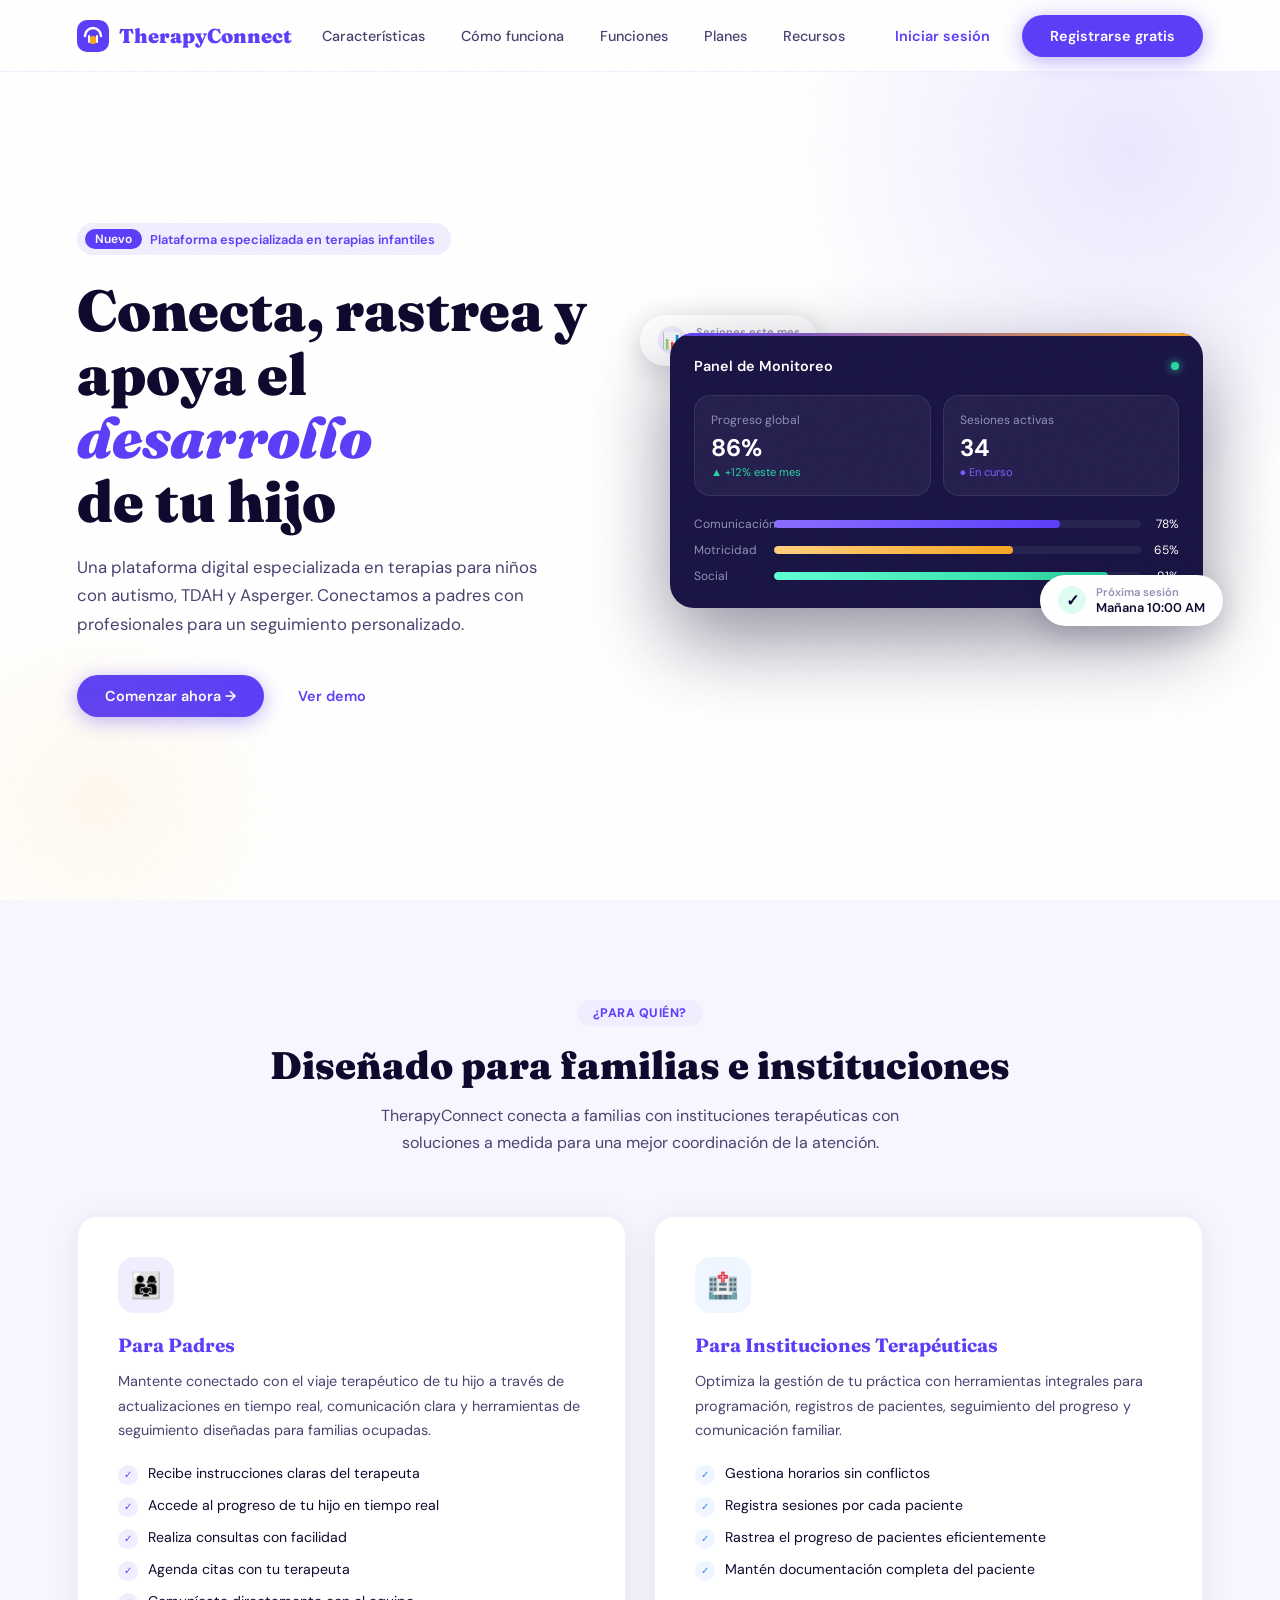
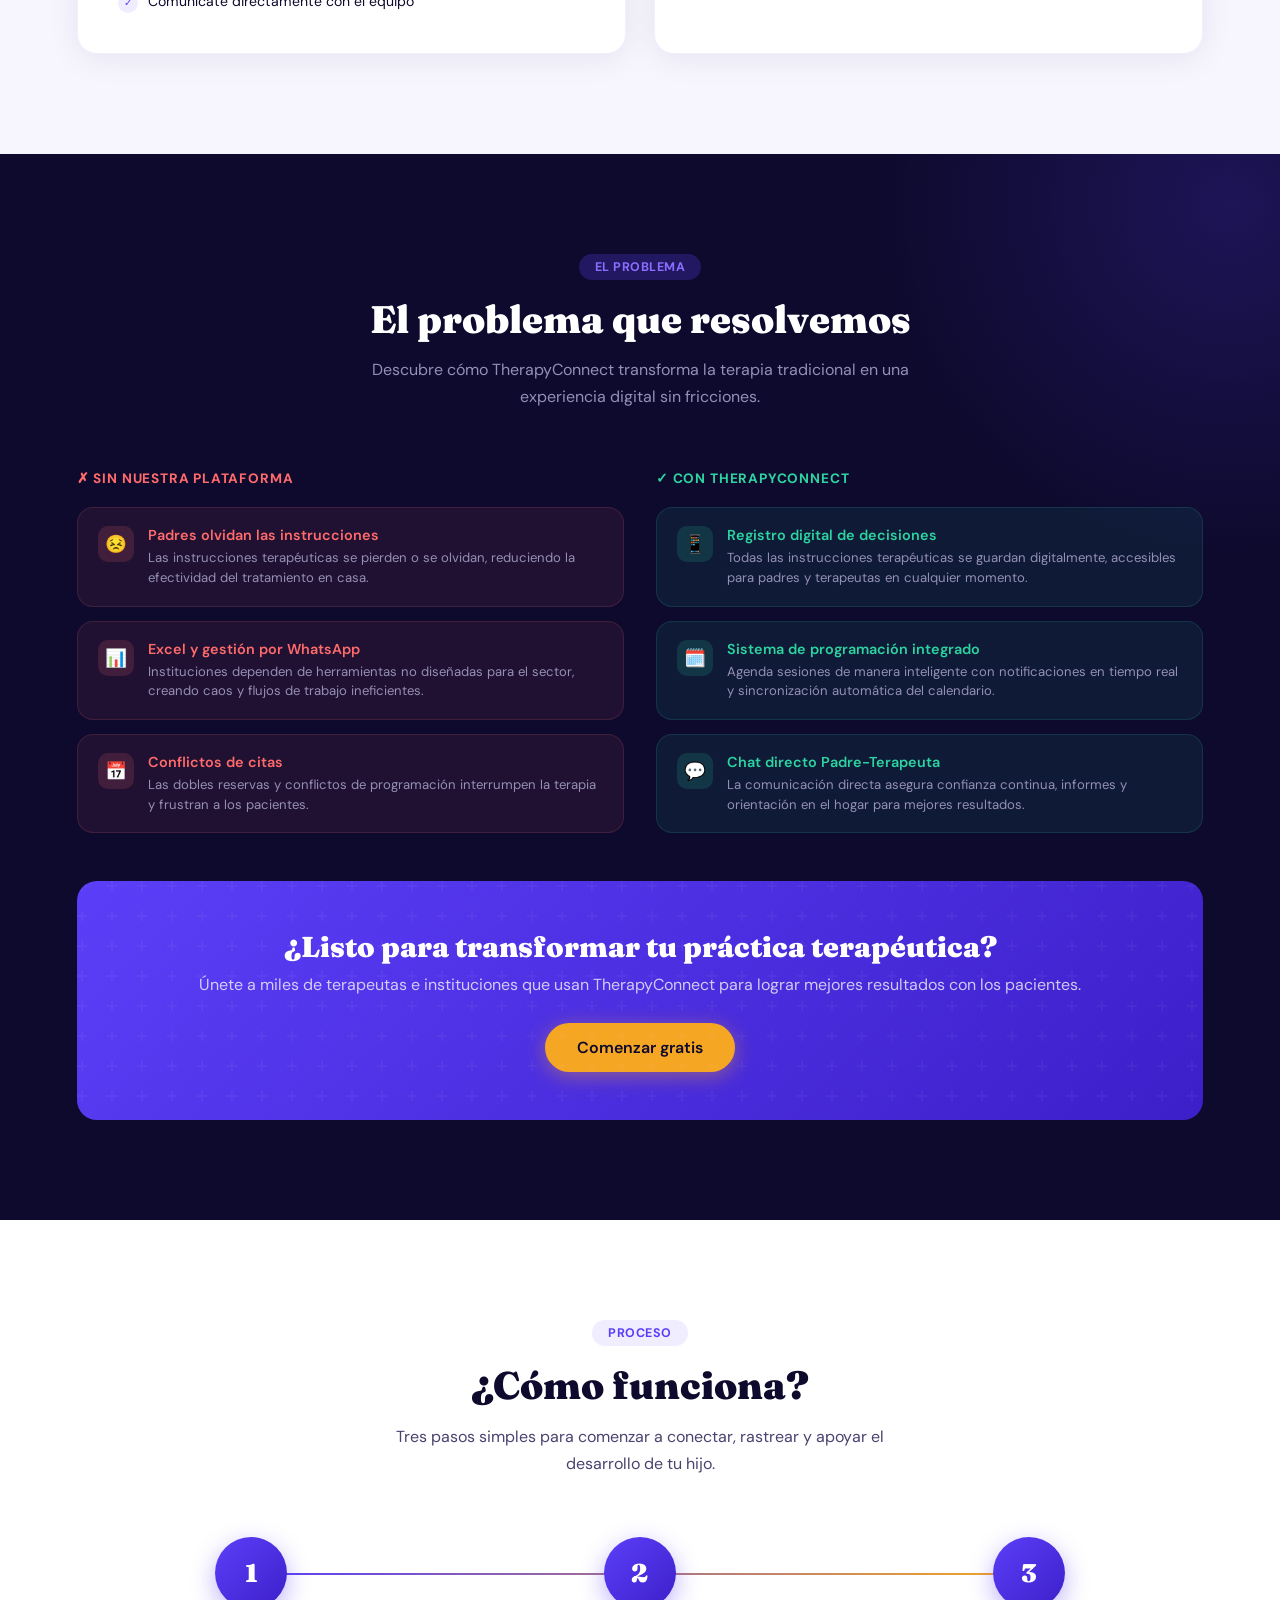
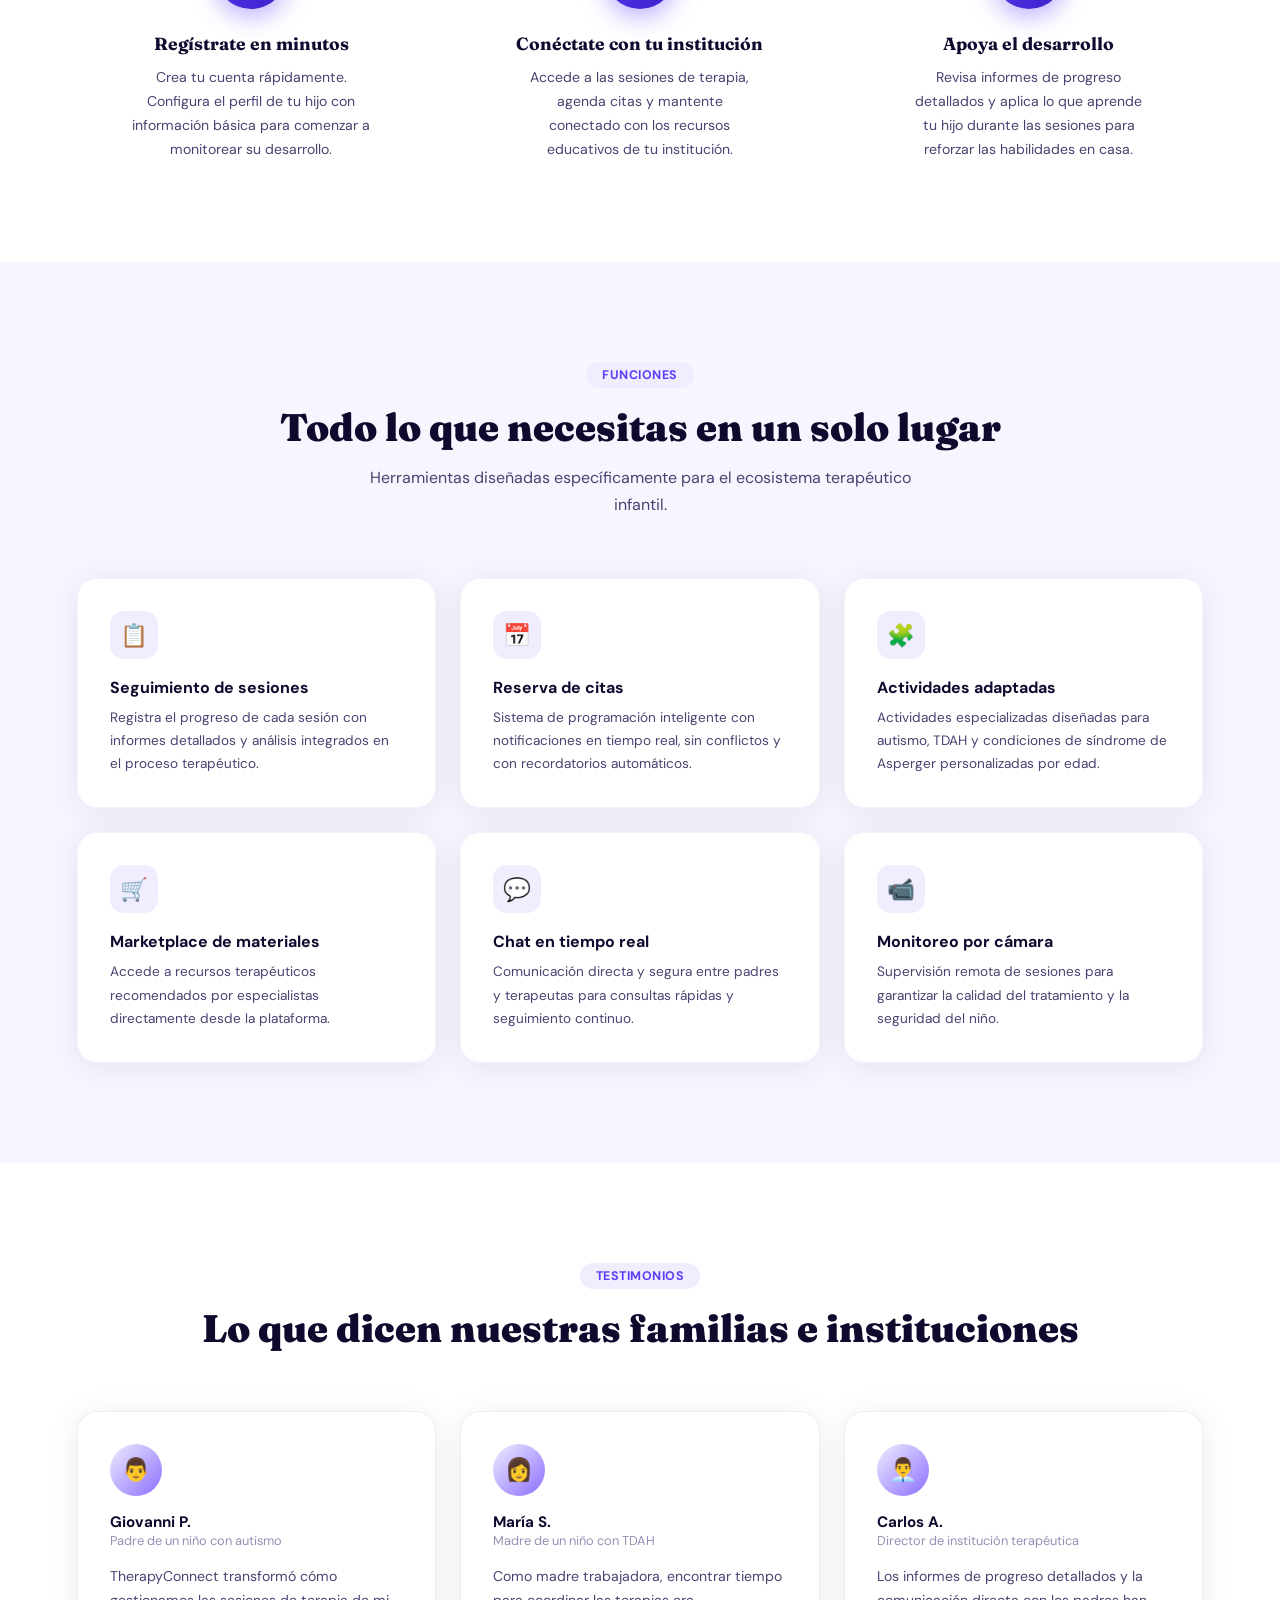
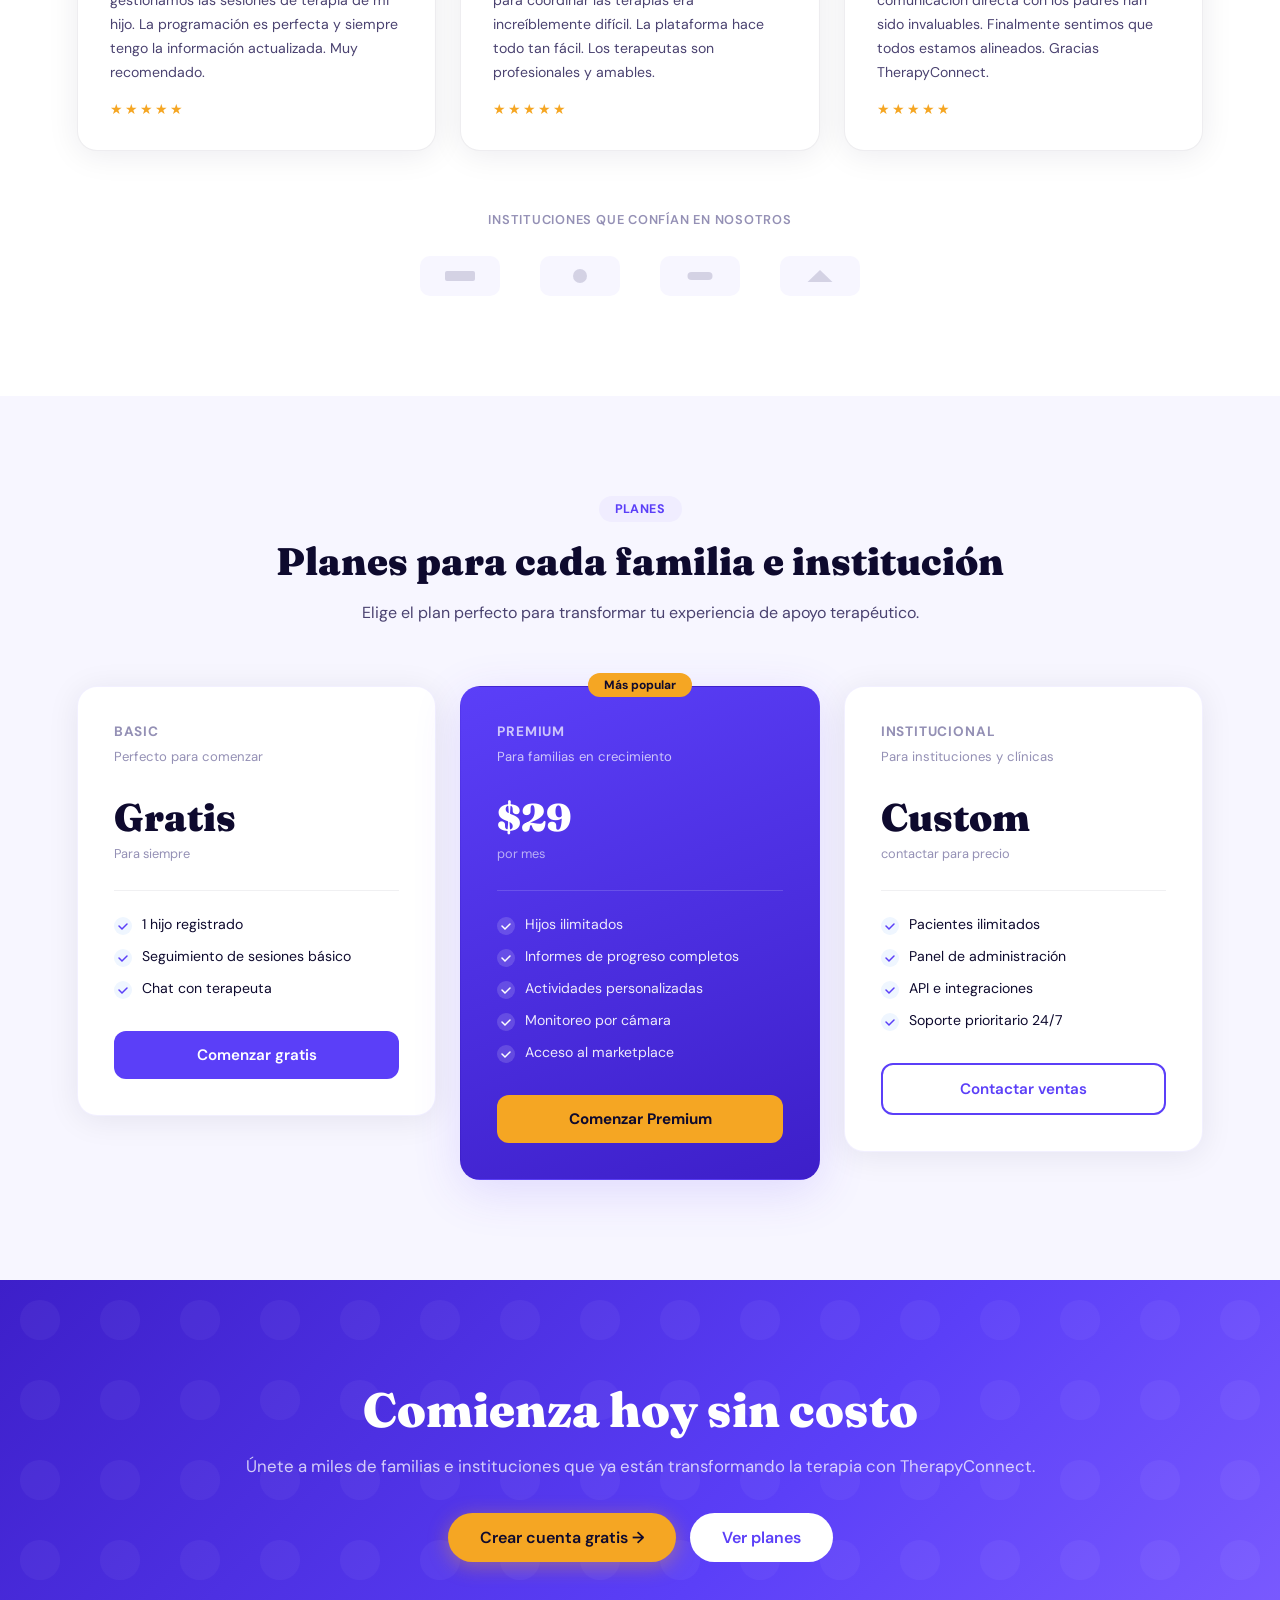
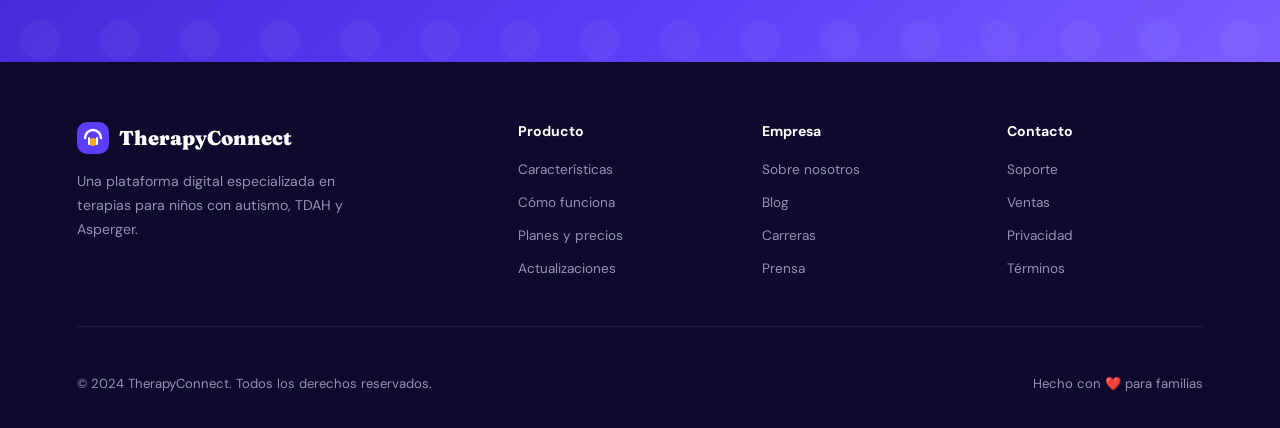
<file: docs/index.html>
<!DOCTYPE html>
<html lang="es">
<head>
<meta charset="UTF-8">
<meta name="viewport" content="width=device-width, initial-scale=1.0">
<title>TherapyConnect — Conecta, rastrea y apoya el desarrollo de tu hijo</title>
<link rel="preconnect" href="https://fonts.googleapis.com">
<link rel="preconnect" href="https://fonts.gstatic.com" crossorigin>
<link href="https://fonts.googleapis.com/css2?family=Fraunces:ital,wght@0,300;0,600;0,900;1,300&family=DM+Sans:wght@300;400;500;600&display=swap" rel="stylesheet">
<style>
  :root {
    --purple: #5B3FF8;
    --purple-dark: #3D1FC9;
    --purple-light: #8B6EFF;
    --purple-ultra-light: #F0EDFF;
    --gold: #F5A623;
    --gold-light: #FFD080;
    --dark: #0E0A2E;
    --dark-2: #1A1545;
    --mid: #4A4270;
    --muted: #9490B5;
    --light: #F7F6FF;
    --white: #FFFFFF;
    --green: #2DD4A0;
    --red-soft: #FF6B6B;
    --radius: 20px;
    --shadow: 0 12px 48px rgba(91,63,248,0.15);
    --shadow-card: 0 4px 32px rgba(14,10,46,0.08);
  }

  *, *::before, *::after { box-sizing: border-box; margin: 0; padding: 0; }

  html { scroll-behavior: smooth; }

  body {
    font-family: 'DM Sans', sans-serif;
    background: var(--white);
    color: var(--dark);
    overflow-x: hidden;
  }

  /* ── NOISE TEXTURE ── */
  body::before {
    content: '';
    position: fixed;
    inset: 0;
    background-image: url("data:image/svg+xml,%3Csvg viewBox='0 0 200 200' xmlns='http://www.w3.org/2000/svg'%3E%3Cfilter id='n'%3E%3CfeTurbulence type='fractalNoise' baseFrequency='0.85' numOctaves='4' stitchTiles='stitch'/%3E%3C/filter%3E%3Crect width='100%25' height='100%25' filter='url(%23n)' opacity='0.025'/%3E%3C/svg%3E");
    pointer-events: none;
    z-index: 9999;
    opacity: .4;
  }

  /* ── NAV ── */
  nav {
    position: fixed;
    top: 0; left: 0; right: 0;
    z-index: 100;
    display: flex;
    align-items: center;
    justify-content: space-between;
    padding: 0 6vw;
    height: 72px;
    background: rgba(255,255,255,0.85);
    backdrop-filter: blur(20px);
    border-bottom: 1px solid rgba(91,63,248,0.08);
  }

  .nav-logo {
    display: flex;
    align-items: center;
    gap: 10px;
    font-family: 'Fraunces', serif;
    font-weight: 900;
    font-size: 1.25rem;
    color: var(--purple);
    text-decoration: none;
  }

  .nav-logo svg { width: 32px; height: 32px; }

  .nav-links {
    display: flex;
    gap: 36px;
    list-style: none;
  }

  .nav-links a {
    text-decoration: none;
    color: var(--mid);
    font-size: 0.9rem;
    font-weight: 500;
    transition: color .2s;
  }

  .nav-links a:hover { color: var(--purple); }

  .nav-actions { display: flex; gap: 12px; align-items: center; }

  .btn {
    display: inline-flex;
    align-items: center;
    justify-content: center;
    gap: 8px;
    border: none;
    cursor: pointer;
    font-family: 'DM Sans', sans-serif;
    font-weight: 600;
    border-radius: 50px;
    transition: all .25s cubic-bezier(.4,0,.2,1);
    text-decoration: none;
  }

  .btn-ghost {
    background: transparent;
    color: var(--purple);
    padding: 10px 20px;
    font-size: 0.9rem;
  }

  .btn-ghost:hover { background: var(--purple-ultra-light); }

  .btn-primary {
    background: var(--purple);
    color: #fff;
    padding: 12px 28px;
    font-size: 0.9rem;
    box-shadow: 0 4px 20px rgba(91,63,248,.4);
  }

  .btn-primary:hover {
    background: var(--purple-dark);
    transform: translateY(-2px);
    box-shadow: 0 8px 30px rgba(91,63,248,.5);
  }

  .btn-gold {
    background: var(--gold);
    color: var(--dark);
    padding: 14px 32px;
    font-size: 1rem;
    box-shadow: 0 4px 20px rgba(245,166,35,.4);
  }

  .btn-gold:hover {
    background: #e09518;
    transform: translateY(-2px);
    box-shadow: 0 8px 30px rgba(245,166,35,.5);
  }

  .btn-white {
    background: #fff;
    color: var(--purple);
    padding: 14px 32px;
    font-size: 1rem;
  }

  .btn-white:hover { background: var(--purple-ultra-light); transform: translateY(-2px); }

  .btn-outline {
    background: transparent;
    color: var(--purple);
    border: 2px solid var(--purple);
    padding: 12px 28px;
    font-size: 0.9rem;
  }

  .btn-outline:hover { background: var(--purple); color: #fff; }

  /* ── HERO ── */
  .hero {
    min-height: 100vh;
    padding: 120px 6vw 80px;
    display: grid;
    grid-template-columns: 1fr 1fr;
    align-items: center;
    gap: 60px;
    position: relative;
    overflow: hidden;
  }

  .hero::before {
    content: '';
    position: absolute;
    top: -200px; right: -200px;
    width: 700px; height: 700px;
    border-radius: 50%;
    background: radial-gradient(circle, rgba(91,63,248,.12) 0%, transparent 70%);
    pointer-events: none;
  }

  .hero::after {
    content: '';
    position: absolute;
    bottom: -100px; left: -100px;
    width: 400px; height: 400px;
    border-radius: 50%;
    background: radial-gradient(circle, rgba(245,166,35,.08) 0%, transparent 70%);
    pointer-events: none;
  }

  .hero-badge {
    display: inline-flex;
    align-items: center;
    gap: 8px;
    background: var(--purple-ultra-light);
    color: var(--purple);
    padding: 6px 16px 6px 8px;
    border-radius: 50px;
    font-size: 0.8rem;
    font-weight: 600;
    margin-bottom: 24px;
    animation: fadeUp .6s ease both;
  }

  .hero-badge span {
    background: var(--purple);
    color: #fff;
    border-radius: 50px;
    padding: 2px 10px;
    font-size: 0.75rem;
  }

  .hero h1 {
    font-family: 'Fraunces', serif;
    font-size: clamp(2.4rem, 4.5vw, 3.8rem);
    font-weight: 900;
    line-height: 1.1;
    color: var(--dark);
    margin-bottom: 20px;
    animation: fadeUp .6s .1s ease both;
  }

  .hero h1 em {
    font-style: italic;
    color: var(--purple);
  }

  .hero p {
    font-size: 1.05rem;
    color: var(--mid);
    line-height: 1.7;
    max-width: 480px;
    margin-bottom: 36px;
    animation: fadeUp .6s .2s ease both;
  }

  .hero-actions {
    display: flex;
    gap: 14px;
    flex-wrap: wrap;
    animation: fadeUp .6s .3s ease both;
  }

  /* Dashboard mockup */
  .hero-visual {
    position: relative;
    animation: fadeUp .8s .2s ease both;
  }

  .dashboard-card {
    background: var(--dark-2);
    border-radius: 24px;
    padding: 24px;
    box-shadow: 0 32px 80px rgba(14,10,46,.45);
    position: relative;
    overflow: hidden;
  }

  .dashboard-card::before {
    content: '';
    position: absolute;
    top: 0; left: 0; right: 0;
    height: 3px;
    background: linear-gradient(90deg, var(--purple), var(--gold));
  }

  .dash-header {
    display: flex;
    align-items: center;
    justify-content: space-between;
    margin-bottom: 20px;
  }

  .dash-header h3 {
    color: #fff;
    font-size: 0.9rem;
    font-weight: 600;
  }

  .dash-dot { width: 8px; height: 8px; border-radius: 50%; background: var(--green); box-shadow: 0 0 8px var(--green); }

  .dash-stats {
    display: grid;
    grid-template-columns: 1fr 1fr;
    gap: 12px;
    margin-bottom: 20px;
  }

  .dash-stat {
    background: rgba(255,255,255,.05);
    border: 1px solid rgba(255,255,255,.08);
    border-radius: 16px;
    padding: 16px;
  }

  .dash-stat-label { color: var(--muted); font-size: 0.75rem; margin-bottom: 4px; }
  .dash-stat-val { color: #fff; font-size: 1.5rem; font-weight: 700; }
  .dash-stat-sub { color: var(--green); font-size: 0.7rem; margin-top: 2px; }

  .dash-bar-group { display: flex; flex-direction: column; gap: 10px; }

  .dash-bar-row { display: flex; align-items: center; gap: 10px; }
  .dash-bar-label { color: var(--muted); font-size: 0.75rem; width: 70px; flex-shrink: 0; }
  .dash-bar-track { flex: 1; height: 8px; background: rgba(255,255,255,.06); border-radius: 50px; overflow: hidden; }
  .dash-bar-fill { height: 100%; border-radius: 50px; }
  .dash-bar-fill.purple { background: linear-gradient(90deg, var(--purple-light), var(--purple)); }
  .dash-bar-fill.gold { background: linear-gradient(90deg, var(--gold-light), var(--gold)); }
  .dash-bar-fill.green { background: linear-gradient(90deg, #5fffd4, var(--green)); }
  .dash-bar-val { color: #fff; font-size: 0.75rem; width: 28px; text-align: right; }

  .floating-pill {
    position: absolute;
    background: #fff;
    border-radius: 50px;
    padding: 10px 18px;
    display: flex;
    align-items: center;
    gap: 10px;
    box-shadow: 0 8px 32px rgba(14,10,46,.2);
    font-size: 0.8rem;
    font-weight: 600;
    color: var(--dark);
    animation: float 4s ease-in-out infinite;
  }

  .floating-pill.top-left { top: -18px; left: -30px; animation-delay: 0s; }
  .floating-pill.bot-right { bottom: -18px; right: -20px; animation-delay: 2s; }

  .pill-icon { width: 28px; height: 28px; border-radius: 50%; display: flex; align-items: center; justify-content: center; font-size: 1rem; }
  .pill-icon.purple { background: var(--purple-ultra-light); }
  .pill-icon.green { background: #e0fdf4; }

  @keyframes float {
    0%, 100% { transform: translateY(0); }
    50% { transform: translateY(-8px); }
  }

  @keyframes fadeUp {
    from { opacity: 0; transform: translateY(30px); }
    to { opacity: 1; transform: translateY(0); }
  }

  /* ── SECTION COMMONS ── */
  section { padding: 100px 6vw; }

  .section-tag {
    display: inline-block;
    background: var(--purple-ultra-light);
    color: var(--purple);
    padding: 5px 16px;
    border-radius: 50px;
    font-size: 0.78rem;
    font-weight: 700;
    letter-spacing: .04em;
    text-transform: uppercase;
    margin-bottom: 16px;
  }

  .section-title {
    font-family: 'Fraunces', serif;
    font-size: clamp(1.8rem, 3vw, 2.8rem);
    font-weight: 900;
    color: var(--dark);
    margin-bottom: 14px;
    line-height: 1.2;
  }

  .section-sub {
    color: var(--mid);
    font-size: 1rem;
    line-height: 1.7;
    max-width: 560px;
  }

  .section-header { margin-bottom: 60px; }
  .section-header.center { text-align: center; }
  .section-header.center .section-sub { margin: 0 auto; }

  /* ── WHO IS IT FOR ── */
  .for-section { background: var(--light); }

  .for-cards {
    display: grid;
    grid-template-columns: 1fr 1fr;
    gap: 28px;
  }

  .for-card {
    background: #fff;
    border-radius: var(--radius);
    padding: 40px;
    border: 1px solid rgba(91,63,248,.08);
    box-shadow: var(--shadow-card);
    transition: transform .3s, box-shadow .3s;
  }

  .for-card:hover { transform: translateY(-6px); box-shadow: var(--shadow); }

  .for-card-icon {
    width: 56px; height: 56px;
    border-radius: 16px;
    display: flex; align-items: center; justify-content: center;
    font-size: 1.6rem;
    margin-bottom: 20px;
  }

  .for-card-icon.purple { background: var(--purple-ultra-light); }
  .for-card-icon.blue { background: #EFF6FF; }

  .for-card h3 {
    font-family: 'Fraunces', serif;
    font-weight: 700;
    font-size: 1.2rem;
    color: var(--purple);
    margin-bottom: 12px;
  }

  .for-card p { color: var(--mid); font-size: 0.9rem; line-height: 1.7; margin-bottom: 20px; }

  .for-checklist { list-style: none; display: flex; flex-direction: column; gap: 10px; }

  .for-checklist li {
    display: flex;
    align-items: flex-start;
    gap: 10px;
    font-size: 0.88rem;
    color: var(--dark);
    line-height: 1.5;
  }

  .check-icon {
    width: 20px; height: 20px; border-radius: 50%;
    background: var(--purple-ultra-light);
    color: var(--purple);
    display: flex; align-items: center; justify-content: center;
    flex-shrink: 0;
    font-size: 0.65rem;
    margin-top: 2px;
  }

  /* ── PROBLEM ── */
  .problem-section { background: var(--dark); position: relative; overflow: hidden; }

  .problem-section::before {
    content: '';
    position: absolute;
    top: -300px; right: -300px;
    width: 700px; height: 700px;
    border-radius: 50%;
    background: radial-gradient(circle, rgba(91,63,248,.2) 0%, transparent 70%);
  }

  .problem-section .section-title { color: #fff; }
  .problem-section .section-sub { color: var(--muted); }
  .problem-section .section-tag { background: rgba(91,63,248,.25); color: var(--purple-light); }

  .problem-grid {
    display: grid;
    grid-template-columns: 1fr 1fr;
    gap: 32px;
    align-items: start;
  }

  .problem-col-title {
    font-weight: 700;
    font-size: 0.85rem;
    letter-spacing: .06em;
    text-transform: uppercase;
    margin-bottom: 20px;
    display: flex;
    align-items: center;
    gap: 8px;
  }

  .problem-col-title.bad { color: #FF6B6B; }
  .problem-col-title.good { color: var(--green); }

  .problem-items { display: flex; flex-direction: column; gap: 14px; }

  .problem-item {
    border-radius: 16px;
    padding: 18px 20px;
    display: flex;
    align-items: flex-start;
    gap: 14px;
  }

  .problem-item.bad { background: rgba(255,107,107,.08); border: 1px solid rgba(255,107,107,.15); }
  .problem-item.good { background: rgba(45,212,160,.08); border: 1px solid rgba(45,212,160,.15); }

  .problem-item-icon {
    width: 36px; height: 36px; border-radius: 10px;
    display: flex; align-items: center; justify-content: center;
    font-size: 1.1rem; flex-shrink: 0;
  }

  .problem-item.bad .problem-item-icon { background: rgba(255,107,107,.15); }
  .problem-item.good .problem-item-icon { background: rgba(45,212,160,.15); }

  .problem-item h4 { font-size: 0.9rem; font-weight: 600; margin-bottom: 4px; }
  .problem-item.bad h4 { color: #FF6B6B; }
  .problem-item.good h4 { color: var(--green); }
  .problem-item p { font-size: 0.82rem; color: var(--muted); line-height: 1.5; }

  /* CTA Banner inside problem */
  .problem-cta {
    margin-top: 48px;
    background: linear-gradient(135deg, var(--purple), var(--purple-dark));
    border-radius: var(--radius);
    padding: 48px;
    text-align: center;
    position: relative;
    overflow: hidden;
  }

  .problem-cta::before {
    content: '';
    position: absolute;
    inset: 0;
    background: url("data:image/svg+xml,%3Csvg width='60' height='60' viewBox='0 0 60 60' xmlns='http://www.w3.org/2000/svg'%3E%3Cg fill='none' fill-rule='evenodd'%3E%3Cg fill='%23ffffff' fill-opacity='0.04'%3E%3Cpath d='M36 34v-4h-2v4h-4v2h4v4h2v-4h4v-2h-4zm0-30V0h-2v4h-4v2h4v4h2V6h4V4h-4zM6 34v-4H4v4H0v2h4v4h2v-4h4v-2H6zM6 4V0H4v4H0v2h4v4h2V6h4V4H6z'/%3E%3C/g%3E%3C/g%3E%3C/svg%3E");
  }

  .problem-cta h3 {
    font-family: 'Fraunces', serif;
    font-size: 1.8rem;
    font-weight: 900;
    color: #fff;
    margin-bottom: 10px;
    position: relative;
  }

  .problem-cta p { color: rgba(255,255,255,.75); margin-bottom: 28px; position: relative; }

  /* ── HOW IT WORKS ── */
  .how-section { background: var(--white); }

  .steps {
    display: grid;
    grid-template-columns: repeat(3, 1fr);
    gap: 40px;
    position: relative;
  }

  .steps::before {
    content: '';
    position: absolute;
    top: 36px;
    left: 16.66%;
    right: 16.66%;
    height: 2px;
    background: linear-gradient(90deg, var(--purple), var(--gold));
  }

  .step { text-align: center; position: relative; }

  .step-number {
    width: 72px; height: 72px;
    border-radius: 50%;
    background: linear-gradient(135deg, var(--purple), var(--purple-dark));
    color: #fff;
    font-family: 'Fraunces', serif;
    font-size: 1.6rem;
    font-weight: 900;
    display: flex; align-items: center; justify-content: center;
    margin: 0 auto 24px;
    position: relative;
    z-index: 1;
    box-shadow: 0 8px 24px rgba(91,63,248,.4);
  }

  .step h3 {
    font-family: 'Fraunces', serif;
    font-weight: 700;
    font-size: 1.1rem;
    color: var(--dark);
    margin-bottom: 12px;
  }

  .step p { color: var(--mid); font-size: 0.88rem; line-height: 1.7; max-width: 240px; margin: 0 auto; }

  /* ── FEATURES ── */
  .features-section { background: var(--light); }

  .features-grid {
    display: grid;
    grid-template-columns: repeat(3, 1fr);
    gap: 24px;
  }

  .feature-card {
    background: #fff;
    border-radius: var(--radius);
    padding: 32px;
    border: 1px solid rgba(91,63,248,.06);
    box-shadow: var(--shadow-card);
    transition: all .3s;
  }

  .feature-card:hover { transform: translateY(-4px); box-shadow: var(--shadow); border-color: rgba(91,63,248,.15); }

  .feature-icon {
    width: 48px; height: 48px;
    border-radius: 14px;
    background: var(--purple-ultra-light);
    display: flex; align-items: center; justify-content: center;
    font-size: 1.4rem;
    margin-bottom: 18px;
  }

  .feature-card h3 { font-weight: 700; font-size: 1rem; color: var(--dark); margin-bottom: 8px; }
  .feature-card p { color: var(--mid); font-size: 0.85rem; line-height: 1.7; }

  /* ── TESTIMONIALS ── */
  .testimonials-section { background: var(--white); }

  .testimonials-grid {
    display: grid;
    grid-template-columns: repeat(3, 1fr);
    gap: 24px;
    margin-bottom: 60px;
  }

  .testimonial-card {
    background: #fff;
    border-radius: var(--radius);
    padding: 32px;
    border: 1px solid rgba(14,10,46,.07);
    box-shadow: var(--shadow-card);
    transition: transform .3s;
  }

  .testimonial-card:hover { transform: translateY(-4px); }

  .testimonial-avatar {
    width: 52px; height: 52px;
    border-radius: 50%;
    background: linear-gradient(135deg, var(--purple-ultra-light), var(--purple-light));
    display: flex; align-items: center; justify-content: center;
    font-size: 1.4rem;
    margin-bottom: 16px;
  }

  .testimonial-name { font-weight: 700; font-size: 0.95rem; color: var(--dark); }
  .testimonial-role { color: var(--muted); font-size: 0.8rem; margin-bottom: 16px; }
  .testimonial-text { color: var(--mid); font-size: 0.88rem; line-height: 1.7; margin-bottom: 16px; }

  .stars { color: var(--gold); font-size: 0.9rem; letter-spacing: 2px; }

  .trust-logos {
    text-align: center;
  }

  .trust-label {
    color: var(--muted);
    font-size: 0.8rem;
    font-weight: 600;
    letter-spacing: .06em;
    text-transform: uppercase;
    margin-bottom: 28px;
  }

  .trust-row {
    display: flex;
    justify-content: center;
    align-items: center;
    gap: 40px;
    flex-wrap: wrap;
  }

  .trust-logo {
    width: 80px; height: 40px;
    background: var(--light);
    border-radius: 10px;
    display: flex; align-items: center; justify-content: center;
  }

  .trust-logo svg { width: 40px; height: 20px; opacity: .35; }

  /* ── PRICING ── */
  .pricing-section { background: var(--light); }

  .pricing-grid {
    display: grid;
    grid-template-columns: repeat(3, 1fr);
    gap: 24px;
    align-items: start;
  }

  .pricing-card {
    background: #fff;
    border-radius: var(--radius);
    padding: 36px;
    border: 1px solid rgba(91,63,248,.08);
    box-shadow: var(--shadow-card);
    position: relative;
    transition: transform .3s;
  }

  .pricing-card:hover { transform: translateY(-4px); }

  .pricing-card.featured {
    background: linear-gradient(160deg, var(--purple), var(--purple-dark));
    border-color: transparent;
    box-shadow: var(--shadow);
  }

  .pricing-badge {
    position: absolute;
    top: -14px; left: 50%; transform: translateX(-50%);
    background: var(--gold);
    color: var(--dark);
    font-size: 0.75rem;
    font-weight: 700;
    padding: 4px 16px;
    border-radius: 50px;
    white-space: nowrap;
  }

  .pricing-plan { font-size: 0.85rem; font-weight: 700; text-transform: uppercase; letter-spacing: .06em; margin-bottom: 8px; }
  .pricing-card.featured .pricing-plan { color: rgba(255,255,255,.7); }
  .pricing-card:not(.featured) .pricing-plan { color: var(--muted); }

  .pricing-desc { font-size: 0.82rem; margin-bottom: 28px; }
  .pricing-card.featured .pricing-desc { color: rgba(255,255,255,.7); }
  .pricing-card:not(.featured) .pricing-desc { color: var(--muted); }

  .pricing-price {
    font-family: 'Fraunces', serif;
    font-size: 2.4rem;
    font-weight: 900;
    margin-bottom: 4px;
  }

  .pricing-card.featured .pricing-price { color: #fff; }
  .pricing-card:not(.featured) .pricing-price { color: var(--dark); }

  .pricing-period { font-size: 0.8rem; margin-bottom: 28px; }
  .pricing-card.featured .pricing-period { color: rgba(255,255,255,.6); }
  .pricing-card:not(.featured) .pricing-period { color: var(--muted); }

  .pricing-divider { height: 1px; margin: 0 0 24px; }
  .pricing-card.featured .pricing-divider { background: rgba(255,255,255,.15); }
  .pricing-card:not(.featured) .pricing-divider { background: rgba(14,10,46,.06); }

  .pricing-features { list-style: none; display: flex; flex-direction: column; gap: 12px; margin-bottom: 32px; }

  .pricing-features li {
    display: flex; align-items: flex-start; gap: 10px;
    font-size: 0.88rem;
  }

  .pricing-card.featured .pricing-features li { color: rgba(255,255,255,.9); }
  .pricing-card:not(.featured) .pricing-features li { color: var(--dark); }

  .pricing-check { flex-shrink: 0; margin-top: 2px; }

  .btn-pricing-primary {
    width: 100%;
    background: var(--purple);
    color: #fff;
    padding: 14px 0;
    font-size: 0.95rem;
    border-radius: 12px;
    border: none;
    font-family: 'DM Sans', sans-serif;
    font-weight: 600;
    cursor: pointer;
    transition: all .25s;
  }

  .btn-pricing-primary:hover { background: var(--purple-dark); transform: translateY(-2px); }

  .btn-pricing-featured {
    width: 100%;
    background: var(--gold);
    color: var(--dark);
    padding: 14px 0;
    font-size: 0.95rem;
    border-radius: 12px;
    border: none;
    font-family: 'DM Sans', sans-serif;
    font-weight: 700;
    cursor: pointer;
    transition: all .25s;
  }

  .btn-pricing-featured:hover { background: #e09518; transform: translateY(-2px); }

  .btn-pricing-outline {
    width: 100%;
    background: transparent;
    color: var(--purple);
    padding: 14px 0;
    font-size: 0.95rem;
    border-radius: 12px;
    border: 2px solid var(--purple);
    font-family: 'DM Sans', sans-serif;
    font-weight: 600;
    cursor: pointer;
    transition: all .25s;
  }

  .btn-pricing-outline:hover { background: var(--purple); color: #fff; }

  /* ── FINAL CTA ── */
  .final-cta {
    background: linear-gradient(135deg, var(--purple-dark) 0%, var(--purple) 60%, #7C5CFF 100%);
    padding: 100px 6vw;
    text-align: center;
    position: relative;
    overflow: hidden;
  }

  .final-cta::before {
    content: '';
    position: absolute;
    inset: 0;
    background: url("data:image/svg+xml,%3Csvg width='80' height='80' viewBox='0 0 80 80' xmlns='http://www.w3.org/2000/svg'%3E%3Cg fill='none' fill-rule='evenodd'%3E%3Cg fill='%23ffffff' fill-opacity='0.04'%3E%3Ccircle cx='40' cy='40' r='20'/%3E%3C/g%3E%3C/g%3E%3C/svg%3E");
  }

  .final-cta h2 {
    font-family: 'Fraunces', serif;
    font-size: clamp(2rem, 4vw, 3rem);
    font-weight: 900;
    color: #fff;
    margin-bottom: 16px;
    position: relative;
  }

  .final-cta p { color: rgba(255,255,255,.75); font-size: 1.05rem; margin-bottom: 36px; position: relative; }

  .final-cta-actions { display: flex; gap: 14px; justify-content: center; flex-wrap: wrap; position: relative; }

  /* ── FOOTER ── */
  footer {
    background: var(--dark);
    padding: 60px 6vw 36px;
  }

  .footer-top {
    display: grid;
    grid-template-columns: 2fr 1fr 1fr 1fr;
    gap: 48px;
    margin-bottom: 48px;
    padding-bottom: 48px;
    border-bottom: 1px solid rgba(255,255,255,.08);
  }

  .footer-brand .nav-logo { color: #fff; margin-bottom: 16px; display: inline-flex; }
  .footer-brand p { color: var(--muted); font-size: 0.88rem; line-height: 1.7; max-width: 280px; }

  .footer-col h4 { color: #fff; font-weight: 700; font-size: 0.88rem; margin-bottom: 18px; }

  .footer-col ul { list-style: none; display: flex; flex-direction: column; gap: 12px; }
  .footer-col ul a { text-decoration: none; color: var(--muted); font-size: 0.85rem; transition: color .2s; }
  .footer-col ul a:hover { color: #fff; }

  .footer-bottom {
    display: flex;
    justify-content: space-between;
    align-items: center;
    color: var(--muted);
    font-size: 0.82rem;
  }

  /* ── SCROLL REVEAL ── */
  .reveal { opacity: 0; transform: translateY(28px); transition: opacity .7s ease, transform .7s ease; }
  .reveal.visible { opacity: 1; transform: translateY(0); }
  .reveal-delay-1 { transition-delay: .1s; }
  .reveal-delay-2 { transition-delay: .2s; }
  .reveal-delay-3 { transition-delay: .3s; }

  /* ── RESPONSIVE ── */
  @media (max-width: 960px) {
    .hero { grid-template-columns: 1fr; text-align: center; }
    .hero p { margin: 0 auto 36px; }
    .hero-actions { justify-content: center; }
    .hero-visual { max-width: 480px; margin: 0 auto; }
    .for-cards, .problem-grid, .testimonials-grid, .pricing-grid { grid-template-columns: 1fr; }
    .steps { grid-template-columns: 1fr; }
    .steps::before { display: none; }
    .features-grid { grid-template-columns: 1fr 1fr; }
    .footer-top { grid-template-columns: 1fr 1fr; }
    .nav-links { display: none; }
  }

  @media (max-width: 600px) {
    .features-grid { grid-template-columns: 1fr; }
    .footer-top { grid-template-columns: 1fr; }
    .problem-cta { padding: 32px 24px; }
  }
</style>
</head>
<body>

<!-- ═══════════════════════ NAV ═══════════════════════ -->
<nav>
  <a href="#" class="nav-logo">
    <svg viewBox="0 0 32 32" fill="none">
      <rect width="32" height="32" rx="10" fill="#5B3FF8"/>
      <path d="M8 16c0-4.4 3.6-8 8-8s8 3.6 8 8" stroke="#fff" stroke-width="2.5" stroke-linecap="round"/>
      <circle cx="16" cy="20" r="4" fill="#F5A623"/>
      <path d="M12 16v6" stroke="#fff" stroke-width="2" stroke-linecap="round"/>
      <path d="M20 16v6" stroke="#fff" stroke-width="2" stroke-linecap="round"/>
    </svg>
    TherapyConnect
  </a>
  <ul class="nav-links">
    <li><a href="#for">Características</a></li>
    <li><a href="#how">Cómo funciona</a></li>
    <li><a href="#features">Funciones</a></li>
    <li><a href="#pricing">Planes</a></li>
    <li><a href="#resources">Recursos</a></li>
  </ul>
  <div class="nav-actions">
    <a href="#" class="btn btn-ghost">Iniciar sesión</a>
    <a href="#" class="btn btn-primary">Registrarse gratis</a>
  </div>
</nav>

<!-- ═══════════════════════ HERO ═══════════════════════ -->
<section class="hero" id="hero">
  <div class="hero-content">
    <div class="hero-badge">
      <span>Nuevo</span>
      Plataforma especializada en terapias infantiles
    </div>
    <h1>Conecta, rastrea y<br>apoya el <em>desarrollo</em><br>de tu hijo</h1>
    <p>Una plataforma digital especializada en terapias para niños con autismo, TDAH y Asperger. Conectamos a padres con profesionales para un seguimiento personalizado.</p>
    <div class="hero-actions">
      <a href="#" class="btn btn-primary">Comenzar ahora →</a>
      <a href="#" class="btn btn-ghost">Ver demo</a>
    </div>
  </div>

  <div class="hero-visual">
    <div class="floating-pill top-left">
      <div class="pill-icon purple">📊</div>
      <div>
        <div style="font-size:.7rem;color:#9490B5;">Sesiones este mes</div>
        <div>24 completadas</div>
      </div>
    </div>

    <div class="dashboard-card">
      <div class="dash-header">
        <h3>Panel de Monitoreo</h3>
        <div class="dash-dot"></div>
      </div>
      <div class="dash-stats">
        <div class="dash-stat">
          <div class="dash-stat-label">Progreso global</div>
          <div class="dash-stat-val">86%</div>
          <div class="dash-stat-sub">▲ +12% este mes</div>
        </div>
        <div class="dash-stat">
          <div class="dash-stat-label">Sesiones activas</div>
          <div class="dash-stat-val">34</div>
          <div class="dash-stat-sub" style="color:#7C5CFF;">● En curso</div>
        </div>
      </div>
      <div class="dash-bar-group">
        <div class="dash-bar-row">
          <span class="dash-bar-label">Comunicación</span>
          <div class="dash-bar-track"><div class="dash-bar-fill purple" style="width:78%"></div></div>
          <span class="dash-bar-val">78%</span>
        </div>
        <div class="dash-bar-row">
          <span class="dash-bar-label">Motricidad</span>
          <div class="dash-bar-track"><div class="dash-bar-fill gold" style="width:65%"></div></div>
          <span class="dash-bar-val">65%</span>
        </div>
        <div class="dash-bar-row">
          <span class="dash-bar-label">Social</span>
          <div class="dash-bar-track"><div class="dash-bar-fill green" style="width:91%"></div></div>
          <span class="dash-bar-val">91%</span>
        </div>
      </div>
    </div>

    <div class="floating-pill bot-right">
      <div class="pill-icon green">✓</div>
      <div>
        <div style="font-size:.7rem;color:#9490B5;">Próxima sesión</div>
        <div>Mañana 10:00 AM</div>
      </div>
    </div>
  </div>
</section>

<!-- ═══════════════════════ WHO IS IT FOR ═══════════════════════ -->
<section class="for-section" id="for">
  <div class="section-header center reveal">
    <div class="section-tag">¿Para quién?</div>
    <h2 class="section-title">Diseñado para familias e instituciones</h2>
    <p class="section-sub">TherapyConnect conecta a familias con instituciones terapéuticas con soluciones a medida para una mejor coordinación de la atención.</p>
  </div>
  <div class="for-cards">
    <div class="for-card reveal">
      <div class="for-card-icon purple">👨‍👩‍👧</div>
      <h3>Para Padres</h3>
      <p>Mantente conectado con el viaje terapéutico de tu hijo a través de actualizaciones en tiempo real, comunicación clara y herramientas de seguimiento diseñadas para familias ocupadas.</p>
      <ul class="for-checklist">
        <li>
          <div class="check-icon">✓</div>
          Recibe instrucciones claras del terapeuta
        </li>
        <li>
          <div class="check-icon">✓</div>
          Accede al progreso de tu hijo en tiempo real
        </li>
        <li>
          <div class="check-icon">✓</div>
          Realiza consultas con facilidad
        </li>
        <li>
          <div class="check-icon">✓</div>
          Agenda citas con tu terapeuta
        </li>
        <li>
          <div class="check-icon">✓</div>
          Comunícate directamente con el equipo
        </li>
      </ul>
    </div>
    <div class="for-card reveal reveal-delay-2">
      <div class="for-card-icon blue">🏥</div>
      <h3>Para Instituciones Terapéuticas</h3>
      <p>Optimiza la gestión de tu práctica con herramientas integrales para programación, registros de pacientes, seguimiento del progreso y comunicación familiar.</p>
      <ul class="for-checklist">
        <li>
          <div class="check-icon" style="background:#EFF6FF;color:#3B82F6;">✓</div>
          Gestiona horarios sin conflictos
        </li>
        <li>
          <div class="check-icon" style="background:#EFF6FF;color:#3B82F6;">✓</div>
          Registra sesiones por cada paciente
        </li>
        <li>
          <div class="check-icon" style="background:#EFF6FF;color:#3B82F6;">✓</div>
          Rastrea el progreso de pacientes eficientemente
        </li>
        <li>
          <div class="check-icon" style="background:#EFF6FF;color:#3B82F6;">✓</div>
          Mantén documentación completa del paciente
        </li>
      </ul>
    </div>
  </div>
</section>

<!-- ═══════════════════════ PROBLEM ═══════════════════════ -->
<section class="problem-section" id="problem">
  <div class="section-header center reveal">
    <div class="section-tag">El Problema</div>
    <h2 class="section-title">El problema que resolvemos</h2>
    <p class="section-sub">Descubre cómo TherapyConnect transforma la terapia tradicional en una experiencia digital sin fricciones.</p>
  </div>
  <div class="problem-grid">
    <div class="reveal">
      <div class="problem-col-title bad">✗ Sin nuestra plataforma</div>
      <div class="problem-items">
        <div class="problem-item bad">
          <div class="problem-item-icon">😣</div>
          <div>
            <h4>Padres olvidan las instrucciones</h4>
            <p>Las instrucciones terapéuticas se pierden o se olvidan, reduciendo la efectividad del tratamiento en casa.</p>
          </div>
        </div>
        <div class="problem-item bad">
          <div class="problem-item-icon">📊</div>
          <div>
            <h4>Excel y gestión por WhatsApp</h4>
            <p>Instituciones dependen de herramientas no diseñadas para el sector, creando caos y flujos de trabajo ineficientes.</p>
          </div>
        </div>
        <div class="problem-item bad">
          <div class="problem-item-icon">📅</div>
          <div>
            <h4>Conflictos de citas</h4>
            <p>Las dobles reservas y conflictos de programación interrumpen la terapia y frustran a los pacientes.</p>
          </div>
        </div>
      </div>
    </div>
    <div class="reveal reveal-delay-2">
      <div class="problem-col-title good">✓ Con TherapyConnect</div>
      <div class="problem-items">
        <div class="problem-item good">
          <div class="problem-item-icon">📱</div>
          <div>
            <h4>Registro digital de decisiones</h4>
            <p>Todas las instrucciones terapéuticas se guardan digitalmente, accesibles para padres y terapeutas en cualquier momento.</p>
          </div>
        </div>
        <div class="problem-item good">
          <div class="problem-item-icon">🗓️</div>
          <div>
            <h4>Sistema de programación integrado</h4>
            <p>Agenda sesiones de manera inteligente con notificaciones en tiempo real y sincronización automática del calendario.</p>
          </div>
        </div>
        <div class="problem-item good">
          <div class="problem-item-icon">💬</div>
          <div>
            <h4>Chat directo Padre-Terapeuta</h4>
            <p>La comunicación directa asegura confianza continua, informes y orientación en el hogar para mejores resultados.</p>
          </div>
        </div>
      </div>
    </div>
  </div>

  <div class="problem-cta reveal">
    <h3>¿Listo para transformar tu práctica terapéutica?</h3>
    <p>Únete a miles de terapeutas e instituciones que usan TherapyConnect para lograr mejores resultados con los pacientes.</p>
    <a href="#" class="btn btn-gold">Comenzar gratis</a>
  </div>
</section>

<!-- ═══════════════════════ HOW IT WORKS ═══════════════════════ -->
<section class="how-section" id="how">
  <div class="section-header center reveal">
    <div class="section-tag">Proceso</div>
    <h2 class="section-title">¿Cómo funciona?</h2>
    <p class="section-sub">Tres pasos simples para comenzar a conectar, rastrear y apoyar el desarrollo de tu hijo.</p>
  </div>
  <div class="steps">
    <div class="step reveal">
      <div class="step-number">1</div>
      <h3>Regístrate en minutos</h3>
      <p>Crea tu cuenta rápidamente. Configura el perfil de tu hijo con información básica para comenzar a monitorear su desarrollo.</p>
    </div>
    <div class="step reveal reveal-delay-1">
      <div class="step-number">2</div>
      <h3>Conéctate con tu institución</h3>
      <p>Accede a las sesiones de terapia, agenda citas y mantente conectado con los recursos educativos de tu institución.</p>
    </div>
    <div class="step reveal reveal-delay-2">
      <div class="step-number">3</div>
      <h3>Apoya el desarrollo</h3>
      <p>Revisa informes de progreso detallados y aplica lo que aprende tu hijo durante las sesiones para reforzar las habilidades en casa.</p>
    </div>
  </div>
</section>

<!-- ═══════════════════════ FEATURES ═══════════════════════ -->
<section class="features-section" id="features">
  <div class="section-header center reveal">
    <div class="section-tag">Funciones</div>
    <h2 class="section-title">Todo lo que necesitas en un solo lugar</h2>
    <p class="section-sub">Herramientas diseñadas específicamente para el ecosistema terapéutico infantil.</p>
  </div>
  <div class="features-grid">
    <div class="feature-card reveal">
      <div class="feature-icon">📋</div>
      <h3>Seguimiento de sesiones</h3>
      <p>Registra el progreso de cada sesión con informes detallados y análisis integrados en el proceso terapéutico.</p>
    </div>
    <div class="feature-card reveal reveal-delay-1">
      <div class="feature-icon">📅</div>
      <h3>Reserva de citas</h3>
      <p>Sistema de programación inteligente con notificaciones en tiempo real, sin conflictos y con recordatorios automáticos.</p>
    </div>
    <div class="feature-card reveal reveal-delay-2">
      <div class="feature-icon">🧩</div>
      <h3>Actividades adaptadas</h3>
      <p>Actividades especializadas diseñadas para autismo, TDAH y condiciones de síndrome de Asperger personalizadas por edad.</p>
    </div>
    <div class="feature-card reveal">
      <div class="feature-icon">🛒</div>
      <h3>Marketplace de materiales</h3>
      <p>Accede a recursos terapéuticos recomendados por especialistas directamente desde la plataforma.</p>
    </div>
    <div class="feature-card reveal reveal-delay-1">
      <div class="feature-icon">💬</div>
      <h3>Chat en tiempo real</h3>
      <p>Comunicación directa y segura entre padres y terapeutas para consultas rápidas y seguimiento continuo.</p>
    </div>
    <div class="feature-card reveal reveal-delay-2">
      <div class="feature-icon">📹</div>
      <h3>Monitoreo por cámara</h3>
      <p>Supervisión remota de sesiones para garantizar la calidad del tratamiento y la seguridad del niño.</p>
    </div>
  </div>
</section>

<!-- ═══════════════════════ TESTIMONIALS ═══════════════════════ -->
<section class="testimonials-section" id="testimonials">
  <div class="section-header center reveal">
    <div class="section-tag">Testimonios</div>
    <h2 class="section-title">Lo que dicen nuestras familias e instituciones</h2>
  </div>

  <div class="testimonials-grid">
    <div class="testimonial-card reveal">
      <div class="testimonial-avatar">👨</div>
      <div class="testimonial-name">Giovanni P.</div>
      <div class="testimonial-role">Padre de un niño con autismo</div>
      <p class="testimonial-text">TherapyConnect transformó cómo gestionamos las sesiones de terapia de mi hijo. La programación es perfecta y siempre tengo la información actualizada. Muy recomendado.</p>
      <div class="stars">★★★★★</div>
    </div>
    <div class="testimonial-card reveal reveal-delay-1">
      <div class="testimonial-avatar">👩</div>
      <div class="testimonial-name">María S.</div>
      <div class="testimonial-role">Madre de un niño con TDAH</div>
      <p class="testimonial-text">Como madre trabajadora, encontrar tiempo para coordinar las terapias era increíblemente difícil. La plataforma hace todo tan fácil. Los terapeutas son profesionales y amables.</p>
      <div class="stars">★★★★★</div>
    </div>
    <div class="testimonial-card reveal reveal-delay-2">
      <div class="testimonial-avatar">👨‍💼</div>
      <div class="testimonial-name">Carlos A.</div>
      <div class="testimonial-role">Director de institución terapéutica</div>
      <p class="testimonial-text">Los informes de progreso detallados y la comunicación directa con los padres han sido invaluables. Finalmente sentimos que todos estamos alineados. Gracias TherapyConnect.</p>
      <div class="stars">★★★★★</div>
    </div>
  </div>

  <div class="trust-logos reveal">
    <p class="trust-label">Instituciones que confían en nosotros</p>
    <div class="trust-row">
      <div class="trust-logo">
        <svg viewBox="0 0 80 40"><rect x="10" y="10" width="60" height="20" rx="4" fill="#9490B5"/></svg>
      </div>
      <div class="trust-logo">
        <svg viewBox="0 0 80 40"><circle cx="40" cy="20" r="14" fill="#9490B5"/></svg>
      </div>
      <div class="trust-logo">
        <svg viewBox="0 0 80 40"><rect x="15" y="12" width="50" height="16" rx="8" fill="#9490B5"/></svg>
      </div>
      <div class="trust-logo">
        <svg viewBox="0 0 80 40"><polygon points="40,8 65,32 15,32" fill="#9490B5"/></svg>
      </div>
    </div>
  </div>
</section>

<!-- ═══════════════════════ PRICING ═══════════════════════ -->
<section class="pricing-section" id="pricing">
  <div class="section-header center reveal">
    <div class="section-tag">Planes</div>
    <h2 class="section-title">Planes para cada familia e institución</h2>
    <p class="section-sub">Elige el plan perfecto para transformar tu experiencia de apoyo terapéutico.</p>
  </div>

  <div class="pricing-grid">
    <!-- Basic -->
    <div class="pricing-card reveal">
      <div class="pricing-plan">Basic</div>
      <div class="pricing-desc">Perfecto para comenzar</div>
      <div class="pricing-price">Gratis</div>
      <div class="pricing-period">Para siempre</div>
      <div class="pricing-divider"></div>
      <ul class="pricing-features">
        <li>
          <svg class="pricing-check" width="18" height="18" viewBox="0 0 18 18"><circle cx="9" cy="9" r="9" fill="#EFF6FF"/><path d="M5 9l3 3 5-5" stroke="#5B3FF8" stroke-width="1.5" fill="none" stroke-linecap="round"/></svg>
          1 hijo registrado
        </li>
        <li>
          <svg class="pricing-check" width="18" height="18" viewBox="0 0 18 18"><circle cx="9" cy="9" r="9" fill="#EFF6FF"/><path d="M5 9l3 3 5-5" stroke="#5B3FF8" stroke-width="1.5" fill="none" stroke-linecap="round"/></svg>
          Seguimiento de sesiones básico
        </li>
        <li>
          <svg class="pricing-check" width="18" height="18" viewBox="0 0 18 18"><circle cx="9" cy="9" r="9" fill="#EFF6FF"/><path d="M5 9l3 3 5-5" stroke="#5B3FF8" stroke-width="1.5" fill="none" stroke-linecap="round"/></svg>
          Chat con terapeuta
        </li>
      </ul>
      <button class="btn-pricing-primary">Comenzar gratis</button>
    </div>

    <!-- Premium -->
    <div class="pricing-card featured reveal reveal-delay-1">
      <div class="pricing-badge">Más popular</div>
      <div class="pricing-plan">Premium</div>
      <div class="pricing-desc">Para familias en crecimiento</div>
      <div class="pricing-price">$29</div>
      <div class="pricing-period">por mes</div>
      <div class="pricing-divider"></div>
      <ul class="pricing-features">
        <li>
          <svg class="pricing-check" width="18" height="18" viewBox="0 0 18 18"><circle cx="9" cy="9" r="9" fill="rgba(255,255,255,.15)"/><path d="M5 9l3 3 5-5" stroke="#fff" stroke-width="1.5" fill="none" stroke-linecap="round"/></svg>
          Hijos ilimitados
        </li>
        <li>
          <svg class="pricing-check" width="18" height="18" viewBox="0 0 18 18"><circle cx="9" cy="9" r="9" fill="rgba(255,255,255,.15)"/><path d="M5 9l3 3 5-5" stroke="#fff" stroke-width="1.5" fill="none" stroke-linecap="round"/></svg>
          Informes de progreso completos
        </li>
        <li>
          <svg class="pricing-check" width="18" height="18" viewBox="0 0 18 18"><circle cx="9" cy="9" r="9" fill="rgba(255,255,255,.15)"/><path d="M5 9l3 3 5-5" stroke="#fff" stroke-width="1.5" fill="none" stroke-linecap="round"/></svg>
          Actividades personalizadas
        </li>
        <li>
          <svg class="pricing-check" width="18" height="18" viewBox="0 0 18 18"><circle cx="9" cy="9" r="9" fill="rgba(255,255,255,.15)"/><path d="M5 9l3 3 5-5" stroke="#fff" stroke-width="1.5" fill="none" stroke-linecap="round"/></svg>
          Monitoreo por cámara
        </li>
        <li>
          <svg class="pricing-check" width="18" height="18" viewBox="0 0 18 18"><circle cx="9" cy="9" r="9" fill="rgba(255,255,255,.15)"/><path d="M5 9l3 3 5-5" stroke="#fff" stroke-width="1.5" fill="none" stroke-linecap="round"/></svg>
          Acceso al marketplace
        </li>
      </ul>
      <button class="btn-pricing-featured">Comenzar Premium</button>
    </div>

    <!-- Institutional -->
    <div class="pricing-card reveal reveal-delay-2">
      <div class="pricing-plan">Institucional</div>
      <div class="pricing-desc">Para instituciones y clínicas</div>
      <div class="pricing-price">Custom</div>
      <div class="pricing-period">contactar para precio</div>
      <div class="pricing-divider"></div>
      <ul class="pricing-features">
        <li>
          <svg class="pricing-check" width="18" height="18" viewBox="0 0 18 18"><circle cx="9" cy="9" r="9" fill="#EFF6FF"/><path d="M5 9l3 3 5-5" stroke="#5B3FF8" stroke-width="1.5" fill="none" stroke-linecap="round"/></svg>
          Pacientes ilimitados
        </li>
        <li>
          <svg class="pricing-check" width="18" height="18" viewBox="0 0 18 18"><circle cx="9" cy="9" r="9" fill="#EFF6FF"/><path d="M5 9l3 3 5-5" stroke="#5B3FF8" stroke-width="1.5" fill="none" stroke-linecap="round"/></svg>
          Panel de administración
        </li>
        <li>
          <svg class="pricing-check" width="18" height="18" viewBox="0 0 18 18"><circle cx="9" cy="9" r="9" fill="#EFF6FF"/><path d="M5 9l3 3 5-5" stroke="#5B3FF8" stroke-width="1.5" fill="none" stroke-linecap="round"/></svg>
          API e integraciones
        </li>
        <li>
          <svg class="pricing-check" width="18" height="18" viewBox="0 0 18 18"><circle cx="9" cy="9" r="9" fill="#EFF6FF"/><path d="M5 9l3 3 5-5" stroke="#5B3FF8" stroke-width="1.5" fill="none" stroke-linecap="round"/></svg>
          Soporte prioritario 24/7
        </li>
      </ul>
      <button class="btn-pricing-outline">Contactar ventas</button>
    </div>
  </div>
</section>

<!-- ═══════════════════════ FINAL CTA ═══════════════════════ -->
<section class="final-cta">
  <h2>Comienza hoy sin costo</h2>
  <p>Únete a miles de familias e instituciones que ya están transformando la terapia con TherapyConnect.</p>
  <div class="final-cta-actions">
    <a href="#" class="btn btn-gold">Crear cuenta gratis →</a>
    <a href="#" class="btn btn-white">Ver planes</a>
  </div>
</section>

<!-- ═══════════════════════ FOOTER ═══════════════════════ -->
<footer>
  <div class="footer-top">
    <div class="footer-brand">
      <a href="#" class="nav-logo">
        <svg viewBox="0 0 32 32" fill="none">
          <rect width="32" height="32" rx="10" fill="#5B3FF8"/>
          <path d="M8 16c0-4.4 3.6-8 8-8s8 3.6 8 8" stroke="#fff" stroke-width="2.5" stroke-linecap="round"/>
          <circle cx="16" cy="20" r="4" fill="#F5A623"/>
          <path d="M12 16v6" stroke="#fff" stroke-width="2" stroke-linecap="round"/>
          <path d="M20 16v6" stroke="#fff" stroke-width="2" stroke-linecap="round"/>
        </svg>
        TherapyConnect
      </a>
      <p>Una plataforma digital especializada en terapias para niños con autismo, TDAH y Asperger.</p>
    </div>
    <div class="footer-col">
      <h4>Producto</h4>
      <ul>
        <li><a href="#">Características</a></li>
        <li><a href="#">Cómo funciona</a></li>
        <li><a href="#">Planes y precios</a></li>
        <li><a href="#">Actualizaciones</a></li>
      </ul>
    </div>
    <div class="footer-col">
      <h4>Empresa</h4>
      <ul>
        <li><a href="#">Sobre nosotros</a></li>
        <li><a href="#">Blog</a></li>
        <li><a href="#">Carreras</a></li>
        <li><a href="#">Prensa</a></li>
      </ul>
    </div>
    <div class="footer-col">
      <h4>Contacto</h4>
      <ul>
        <li><a href="#">Soporte</a></li>
        <li><a href="#">Ventas</a></li>
        <li><a href="#">Privacidad</a></li>
        <li><a href="#">Términos</a></li>
      </ul>
    </div>
  </div>
  <div class="footer-bottom">
    <span>© 2024 TherapyConnect. Todos los derechos reservados.</span>
    <span>Hecho con ❤️ para familias</span>
  </div>
</footer>

<script>
  // Scroll reveal
  const observer = new IntersectionObserver((entries) => {
    entries.forEach(e => {
      if (e.isIntersecting) e.target.classList.add('visible');
    });
  }, { threshold: 0.12 });

  document.querySelectorAll('.reveal').forEach(el => observer.observe(el));

  // Smooth bar animation on load
  document.querySelectorAll('.dash-bar-fill').forEach(bar => {
    const target = bar.style.width;
    bar.style.width = '0';
    setTimeout(() => {
      bar.style.transition = 'width 1.2s cubic-bezier(.4,0,.2,1)';
      bar.style.width = target;
    }, 600);
  });
</script>
</body>
</html>
</file>
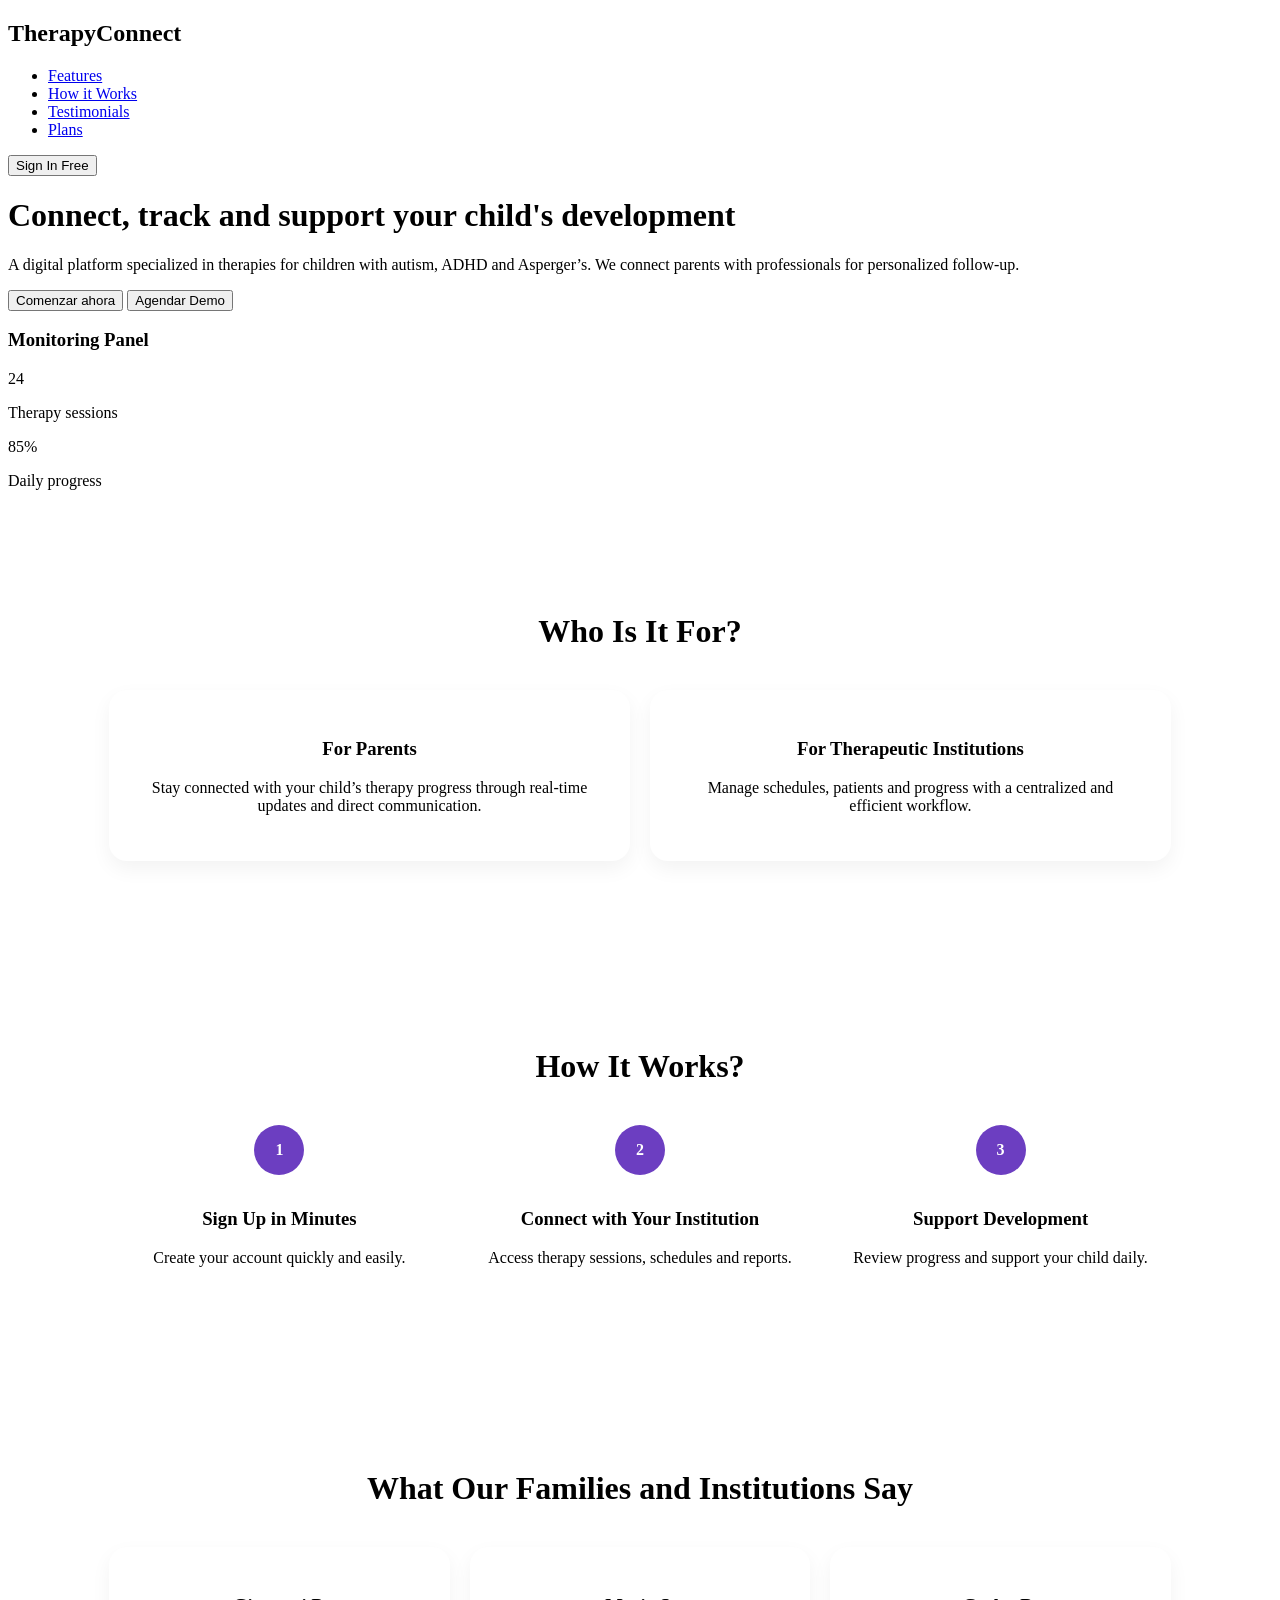
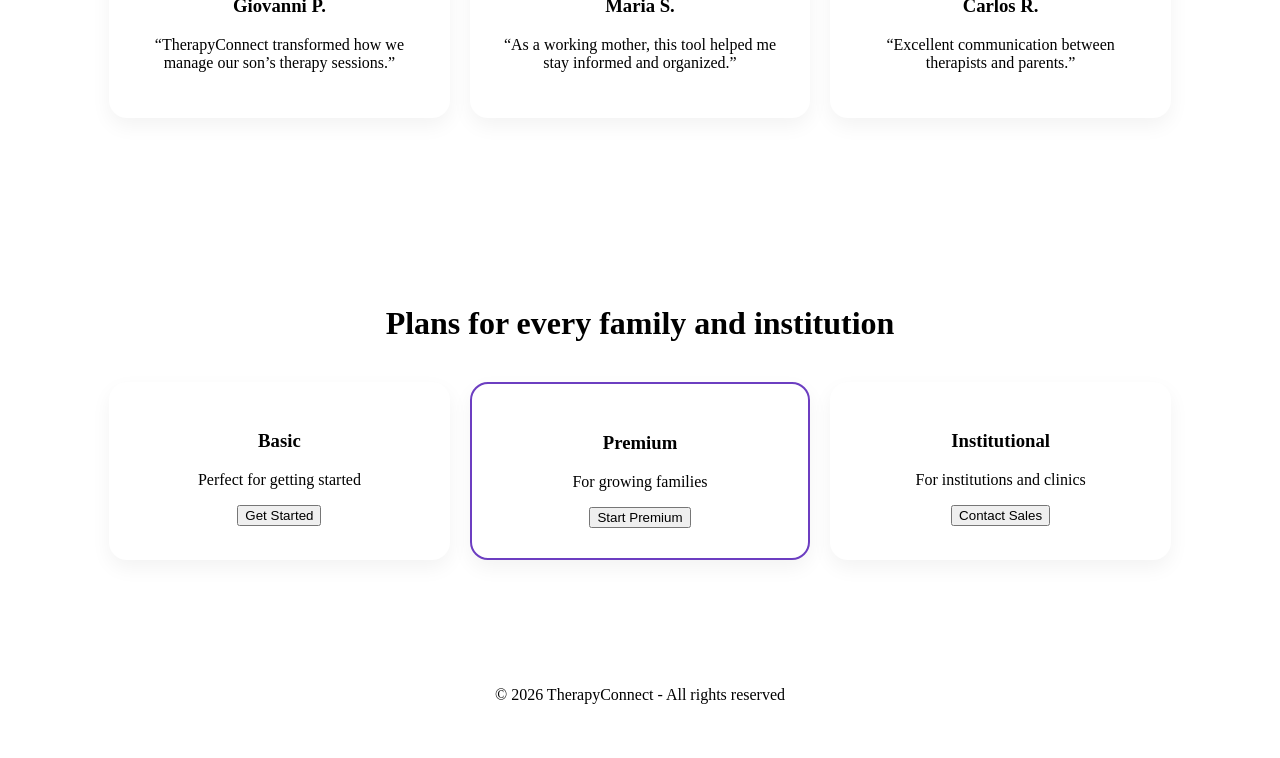
<file: web/index.html>
<!DOCTYPE html>
<html lang="es">
<head>
    <meta charset="UTF-8" />
    <meta name="viewport" content="width=device-width, initial-scale=1.0" />
    <title>TherapyConnect</title>
    <link rel="stylesheet" href="styles.css" />
</head>
<body>

<!-- HEADER -->
<header class="hero">
    <nav class="navbar">
        <h2 class="logo">TherapyConnect</h2>
        <ul>
            <li><a href="#features">Features</a></li>
            <li><a href="#how">How it Works</a></li>
            <li><a href="#testimonials">Testimonials</a></li>
            <li><a href="#pricing">Plans</a></li>
        </ul>
        <button class="btn-primary">Sign In Free</button>
    </nav>

    <div class="hero-content">
        <div class="hero-text">
            <h1>Connect, track and support your child's development</h1>
            <p>
                A digital platform specialized in therapies for children with autism,
                ADHD and Asperger’s. We connect parents with professionals for personalized follow-up.
            </p>
            <div class="hero-buttons">
                <button class="btn-primary">Comenzar ahora</button>
                <button class="btn-secondary">Agendar Demo</button>
            </div>
        </div>

        <div class="hero-card">
            <h3>Monitoring Panel</h3>
            <div class="stats">
                <div>
                    <span>24</span>
                    <p>Therapy sessions</p>
                </div>
                <div>
                    <span>85%</span>
                    <p>Daily progress</p>
                </div>
            </div>
        </div>
    </div>
</header>

<!-- WHO IS IT FOR -->
<section class="section">
    <h2>Who Is It For?</h2>
    <div class="cards two">
        <div class="card">
            <h3>For Parents</h3>
            <p>Stay connected with your child’s therapy progress through real-time updates and direct communication.</p>
        </div>

        <div class="card">
            <h3>For Therapeutic Institutions</h3>
            <p>Manage schedules, patients and progress with a centralized and efficient workflow.</p>
        </div>
    </div>
</section>

<!-- FEATURES -->
<section class="section" id="features">
    <h2>How It Works?</h2>
    <div class="steps">
        <div class="step">
            <span>1</span>
            <h3>Sign Up in Minutes</h3>
            <p>Create your account quickly and easily.</p>
        </div>
        <div class="step">
            <span>2</span>
            <h3>Connect with Your Institution</h3>
            <p>Access therapy sessions, schedules and reports.</p>
        </div>
        <div class="step">
            <span>3</span>
            <h3>Support Development</h3>
            <p>Review progress and support your child daily.</p>
        </div>
    </div>
</section>

<!-- TESTIMONIALS -->
<section class="section" id="testimonials">
    <h2>What Our Families and Institutions Say</h2>
    <div class="cards three">
        <div class="card">
            <h3>Giovanni P.</h3>
            <p>“TherapyConnect transformed how we manage our son’s therapy sessions.”</p>
        </div>
        <div class="card">
            <h3>Maria S.</h3>
            <p>“As a working mother, this tool helped me stay informed and organized.”</p>
        </div>
        <div class="card">
            <h3>Carlos R.</h3>
            <p>“Excellent communication between therapists and parents.”</p>
        </div>
    </div>
</section>

<!-- PRICING -->
<section class="section" id="pricing">
    <h2>Plans for every family and institution</h2>
    <div class="cards three">
        <div class="card price-card">
            <h3>Basic</h3>
            <p>Perfect for getting started</p>
            <button class="btn-secondary">Get Started</button>
        </div>

        <div class="card price-card featured">
            <h3>Premium</h3>
            <p>For growing families</p>
            <button class="btn-primary">Start Premium</button>
        </div>

        <div class="card price-card">
            <h3>Institutional</h3>
            <p>For institutions and clinics</p>
            <button class="btn-secondary">Contact Sales</button>
        </div>
    </div>
</section>

<footer>
    <p>© 2026 TherapyConnect - All rights reserved</p>
</footer>

<script src="script.js"></script>
</body>
</html>
</file>
<file: web/styles.css>
* {

    .section {
        padding: 80px 8%;
        text-align: center;
    }

    .section h2 {
        margin-bottom: 40px;
        font-size: 2rem;
    }

    .cards {
        display: grid;
        gap: 20px;
    }

    .two {
        grid-template-columns: repeat(2, 1fr);
    }

    .three {
        grid-template-columns: repeat(3, 1fr);
    }

    .card {
        background: white;
        padding: 30px;
        border-radius: 18px;
        box-shadow: 0 8px 20px rgba(0, 0, 0, 0.05);
    }

    .steps {
        display: grid;
        grid-template-columns: repeat(3, 1fr);
        gap: 20px;
    }

    .step span {
        width: 50px;
        height: 50px;
        display: inline-flex;
        align-items: center;
        justify-content: center;
        background: #6c3ec1;
        color: white;
        border-radius: 50%;
        margin-bottom: 15px;
        font-weight: bold;
    }

    .featured {
        border: 2px solid #6c3ec1;
    }

    footer {
        text-align: center;
        padding: 30px;
        background: white;
    }

    @media (max-width: 900px) {
        .hero-content,
        .two,
        .three,
        .steps {
            grid-template-columns: 1fr;
        }

        .navbar {
            flex-direction: column;
            gap: 20px;
        }

        .hero-text h1 {
            font-size: 2rem;
        }
    }
}
</file>
